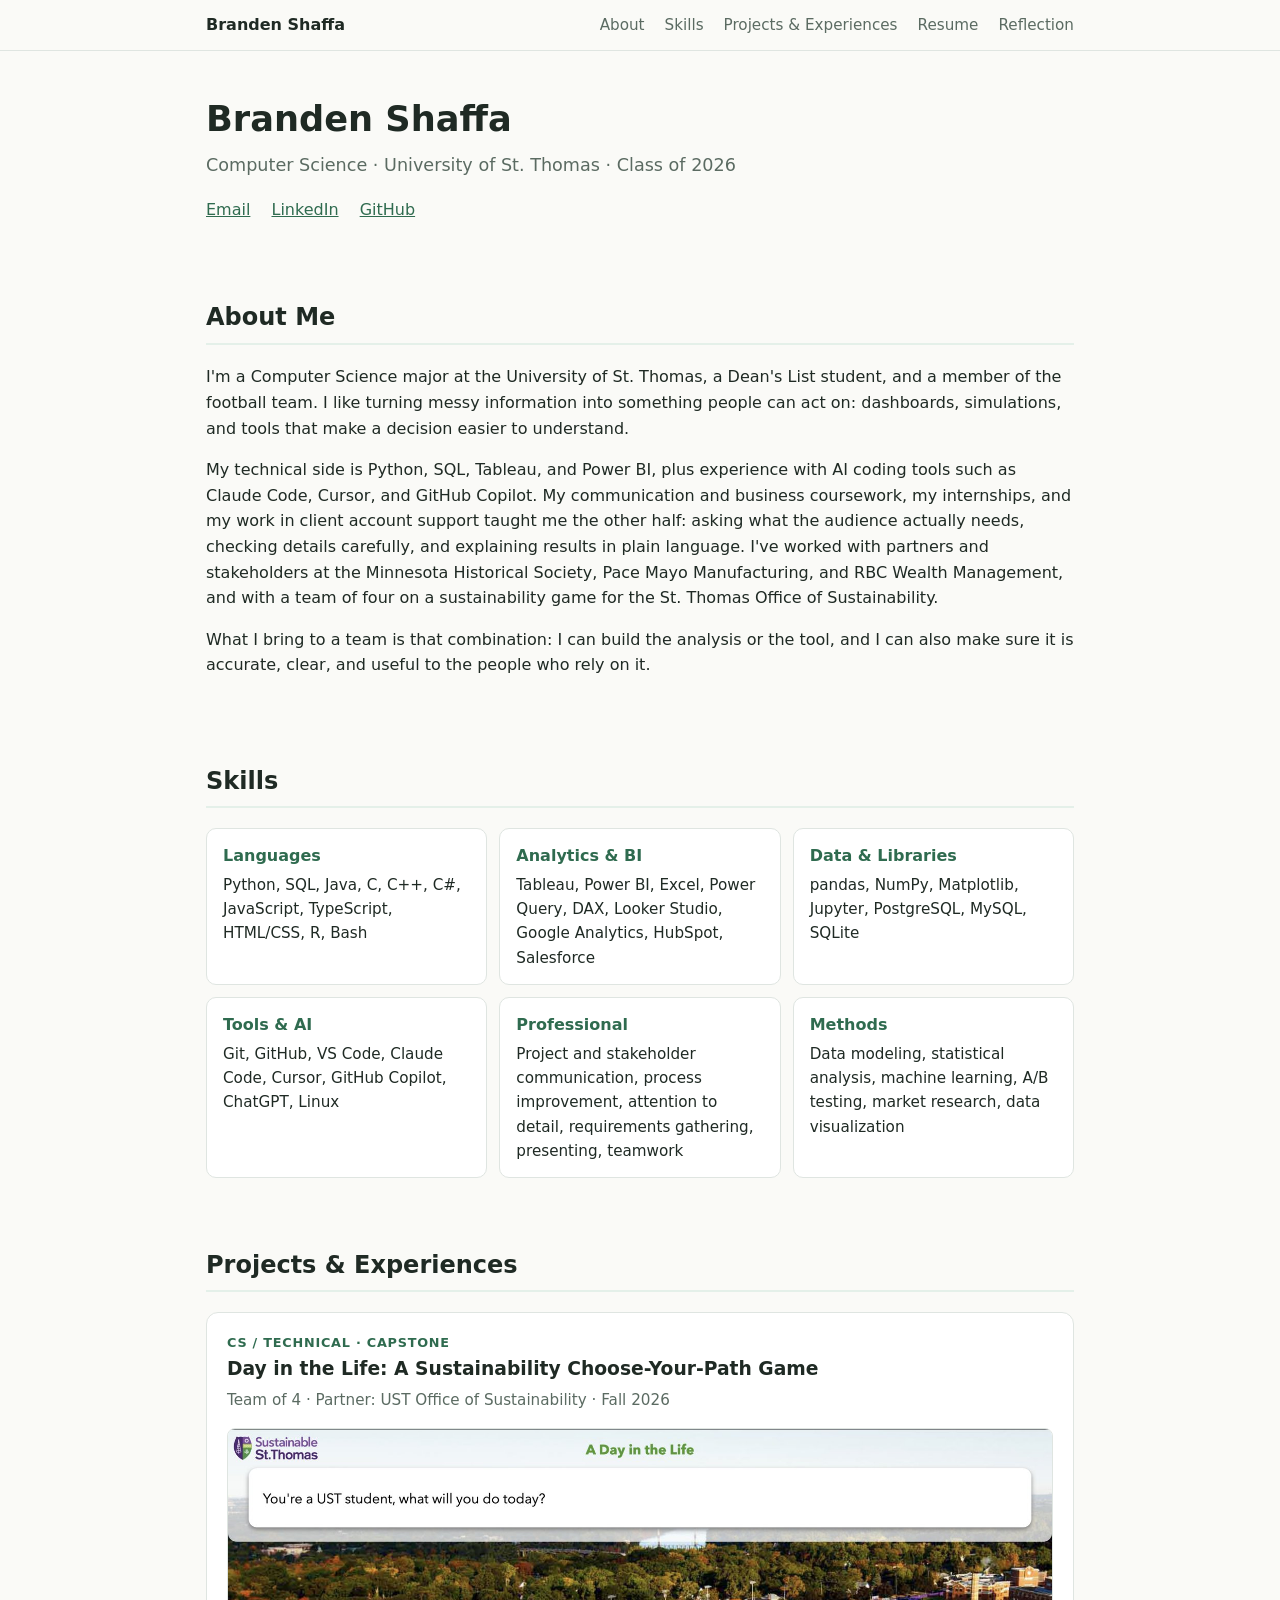
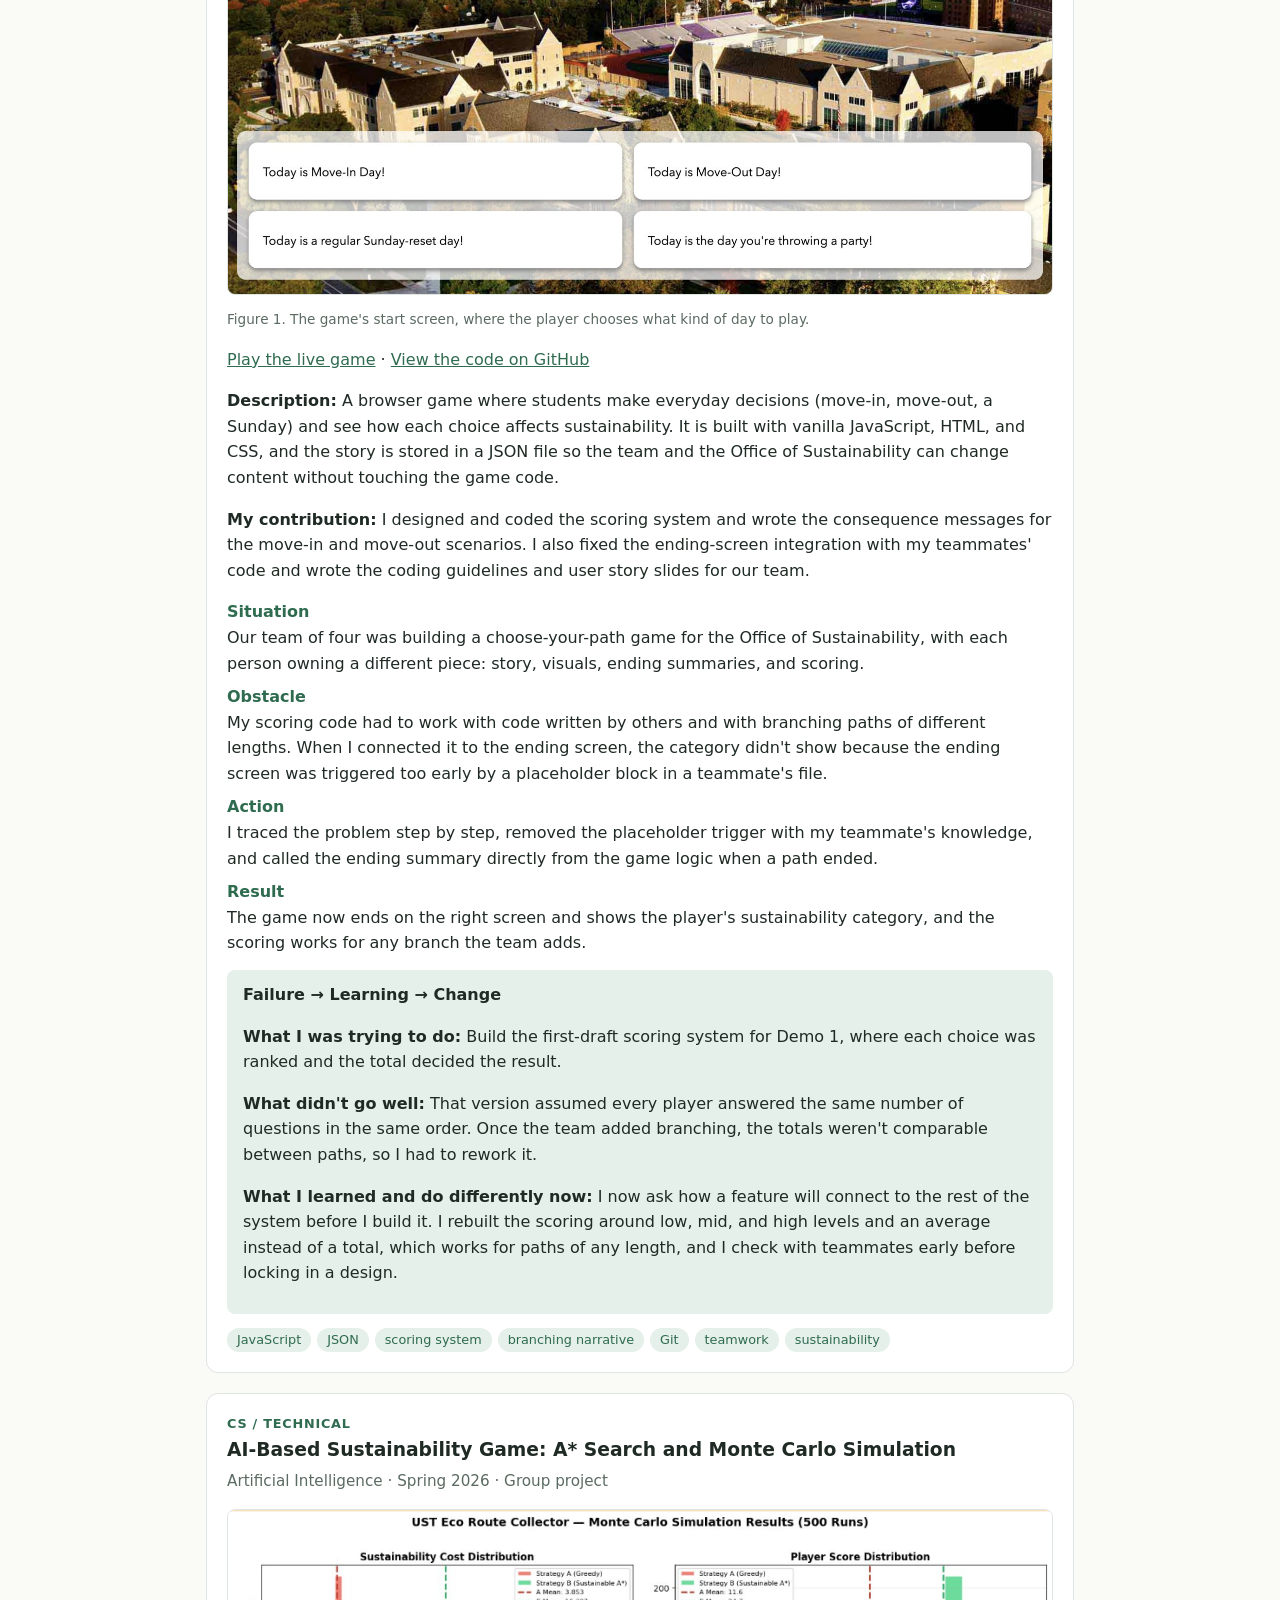
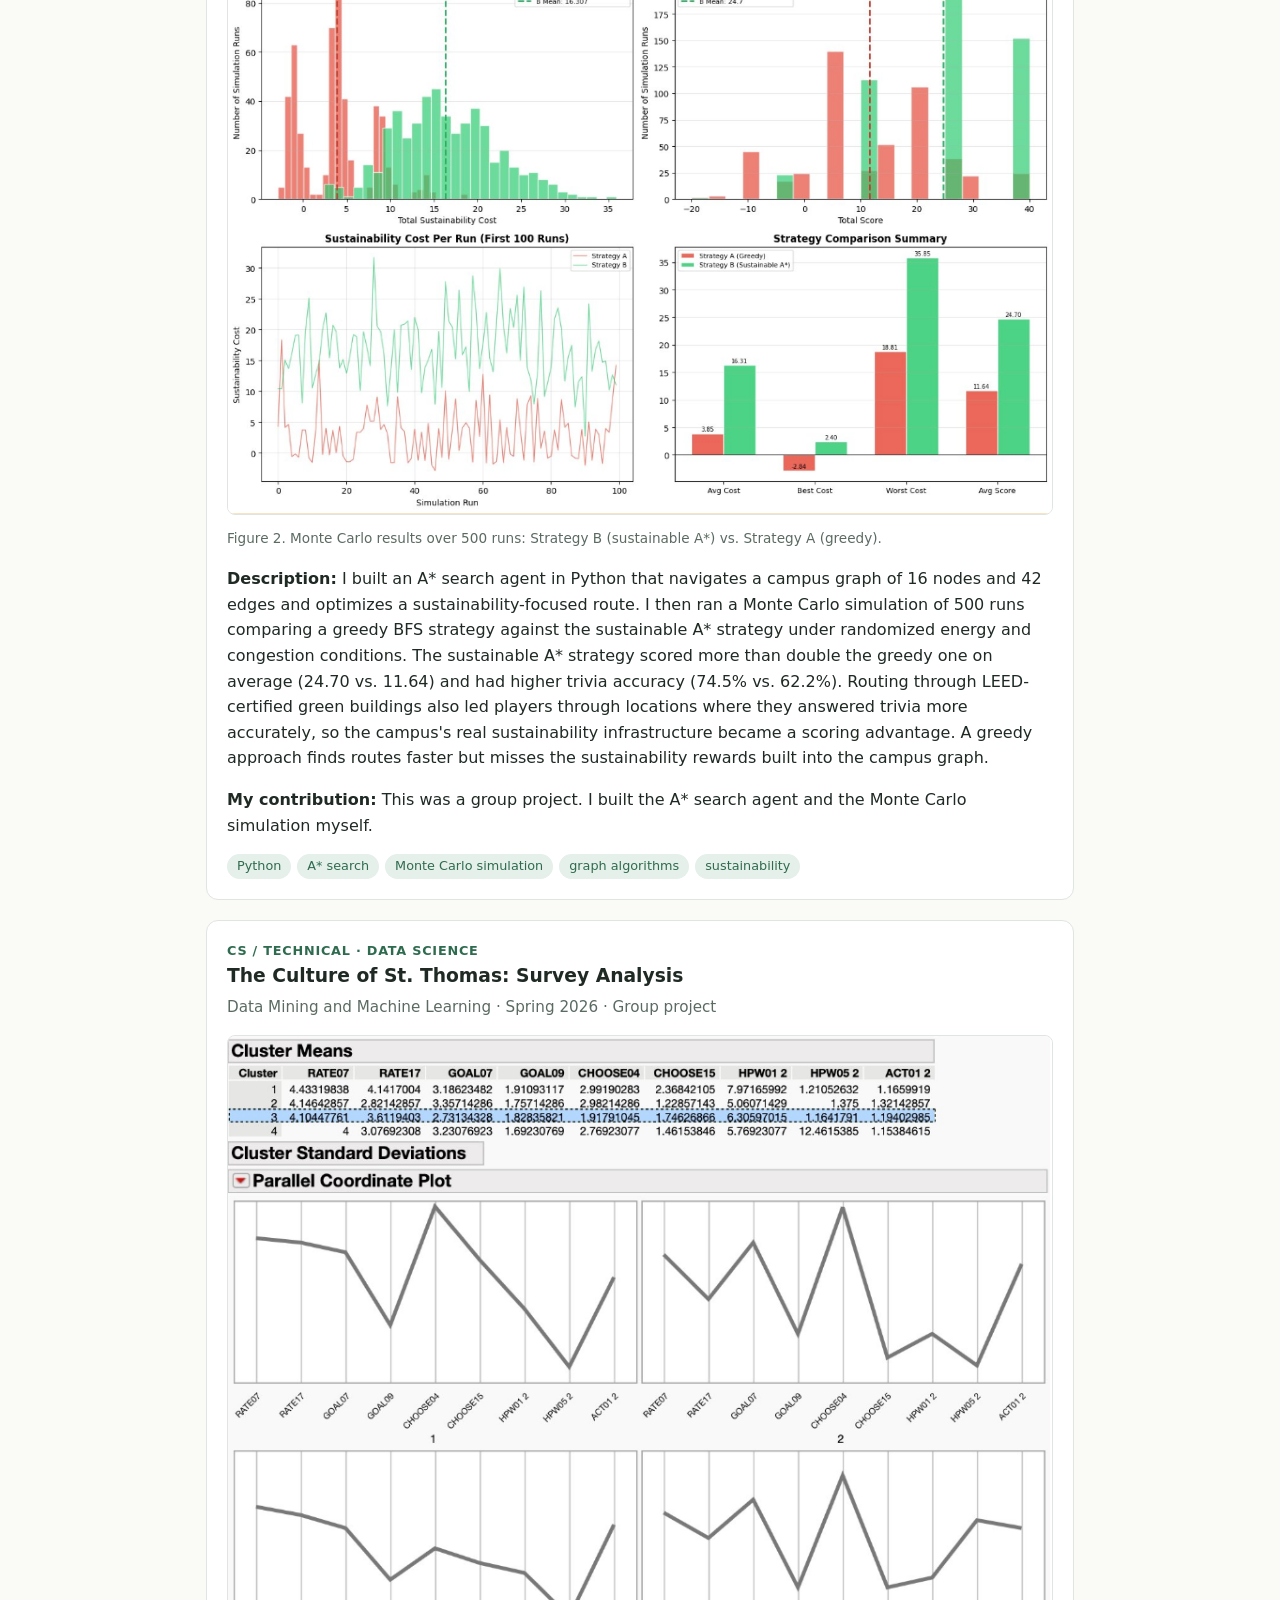
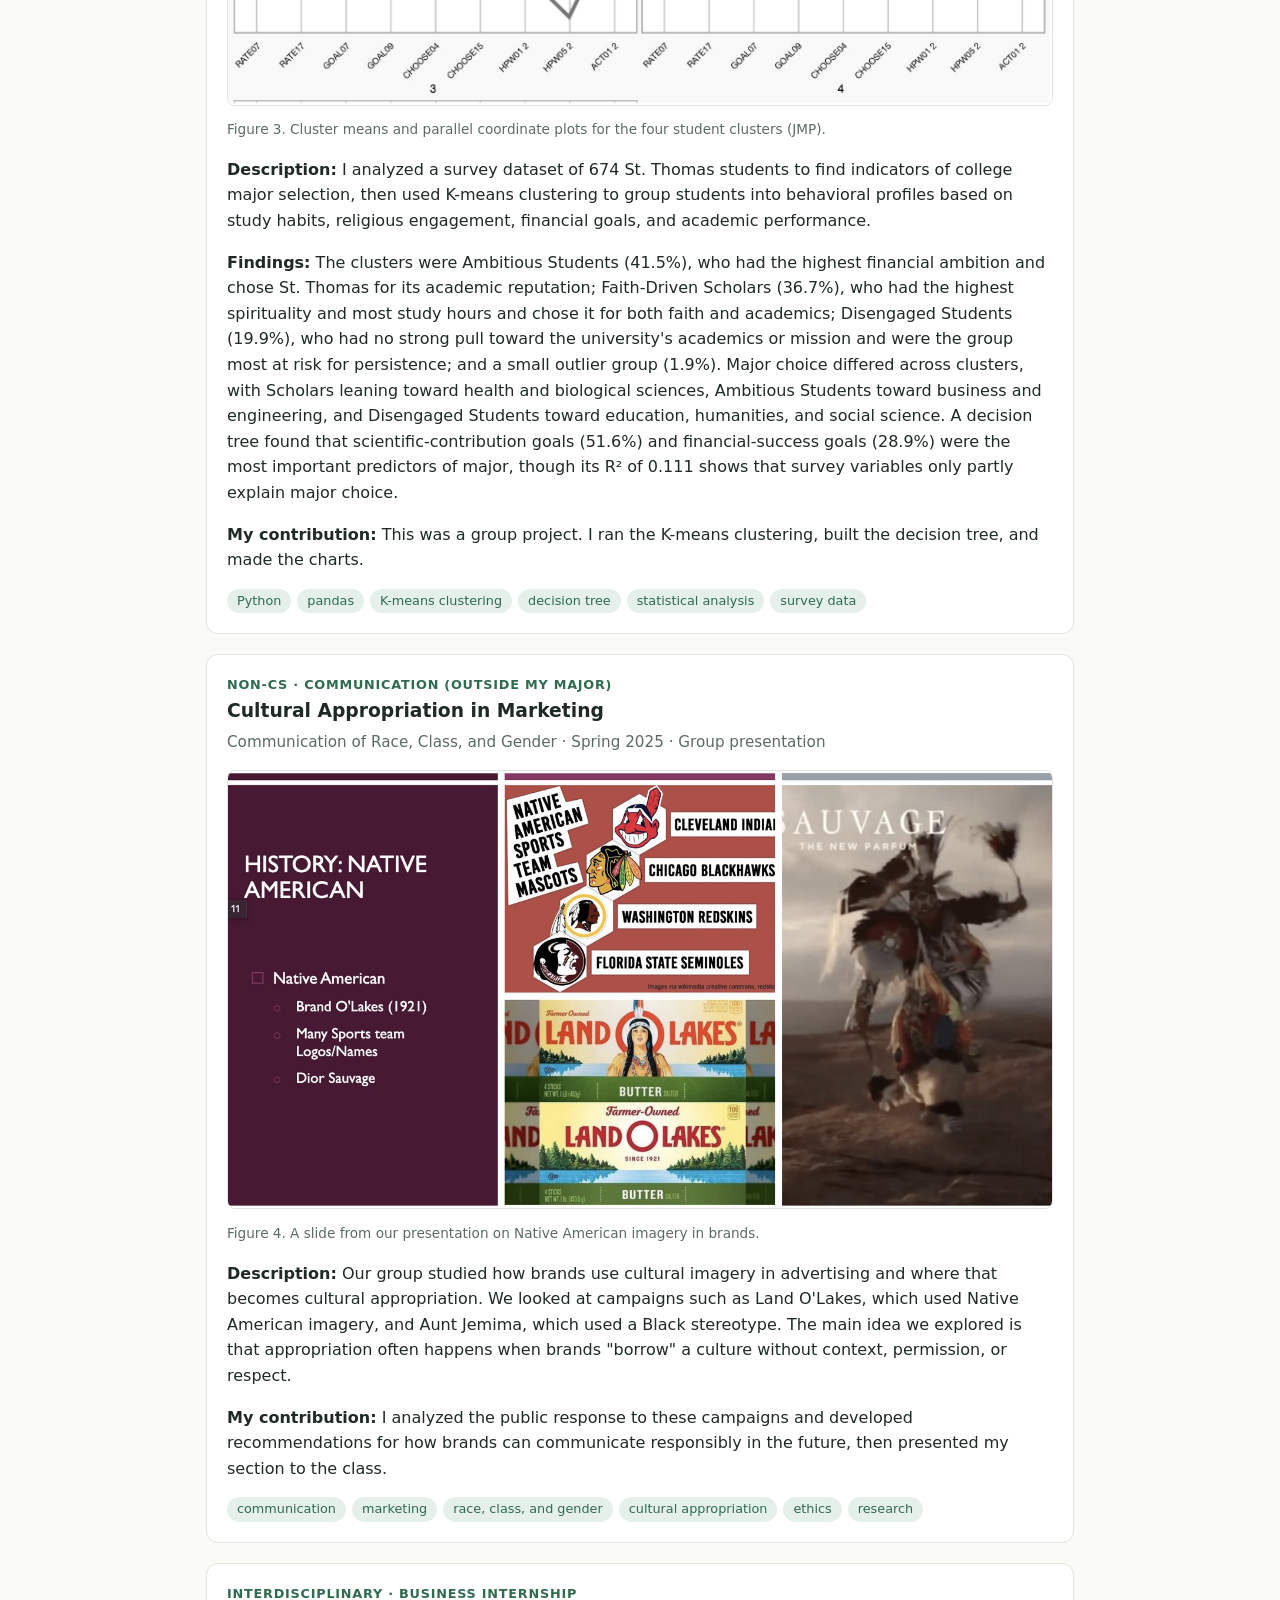
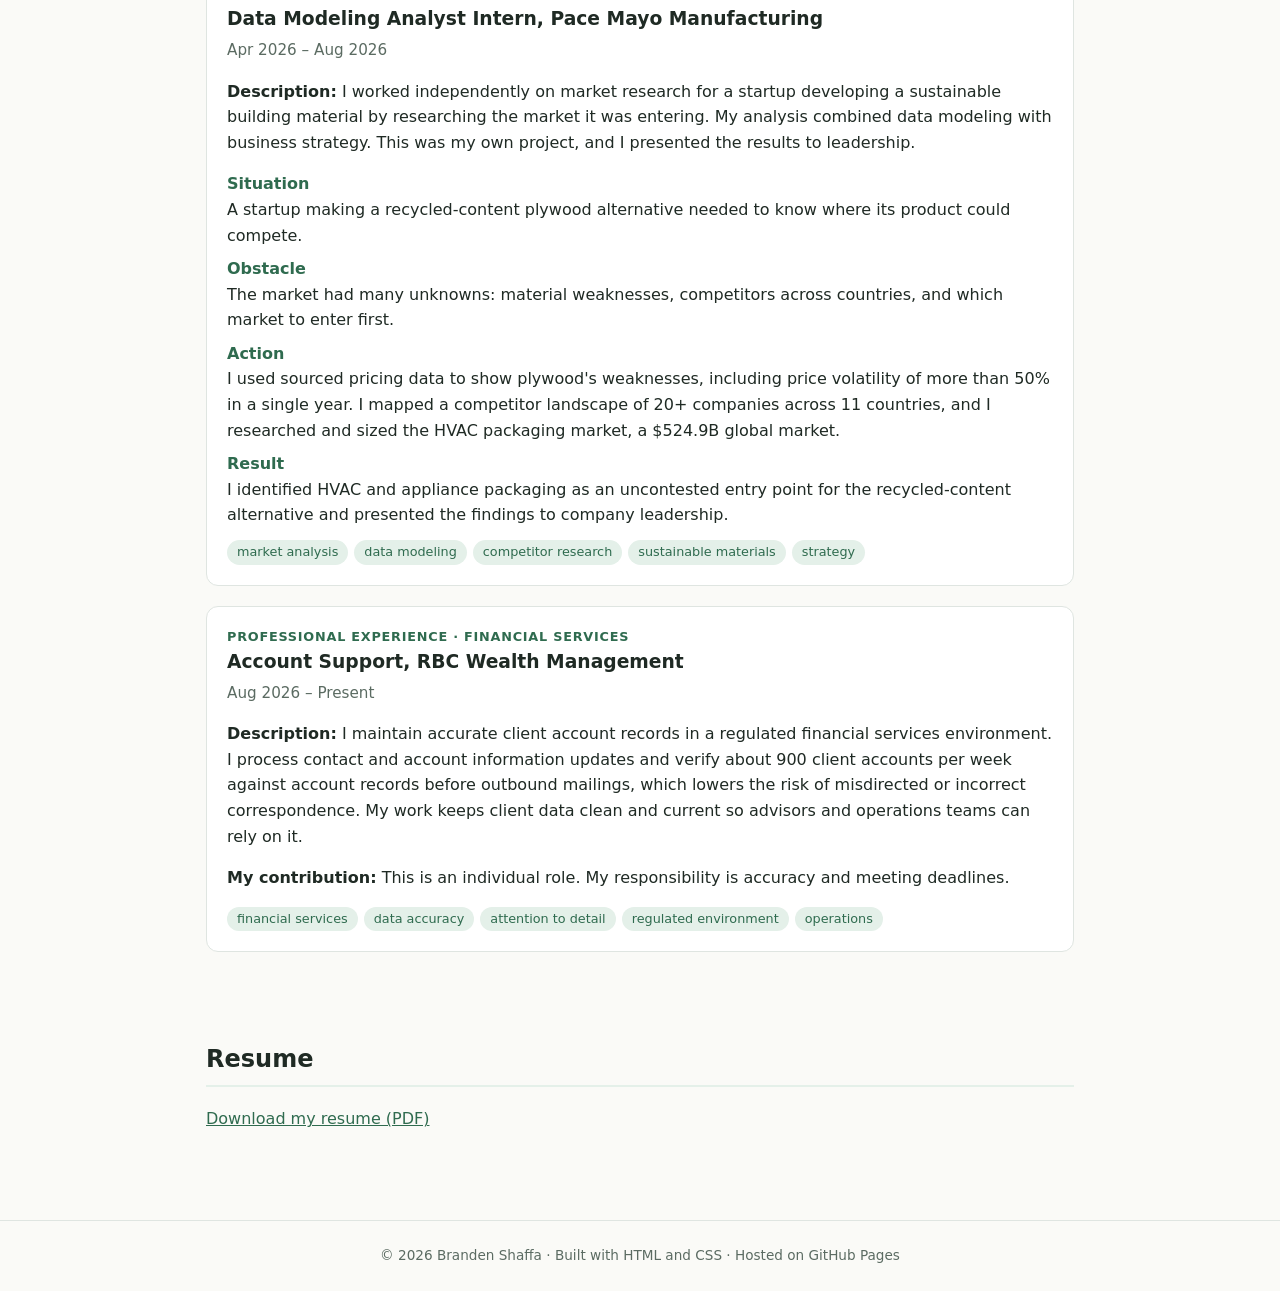
<file: index.html>
<!DOCTYPE html>
<html lang="en">
<head>
  <meta charset="utf-8">
  <meta name="viewport" content="width=device-width, initial-scale=1">
  <title>Branden Shaffa | Portfolio</title>
  <meta name="description" content="E-portfolio of Branden Shaffa, Computer Science, University of St. Thomas.">
  <link rel="stylesheet" href="style.css">
</head>
<body>
  <header class="site">
    <nav>
      <span class="brand">Branden Shaffa</span>
      <a href="#about">About</a>
      <a href="#skills">Skills</a>
      <a href="#projects">Projects &amp; Experiences</a>
      <a href="#resume">Resume</a>
      <a href="https://github.com/brandenshaffa-lang/brandenshaffa-portfolio#readme">Reflection</a>
    </nav>
  </header>

  <main>
    <h1>Branden Shaffa</h1>
    <p class="tagline">Computer Science &middot; University of St. Thomas &middot; Class of 2026</p>
    <p class="links">
      <a href="mailto:BrandenShaffa@gmail.com">Email</a>
      <a href="https://linkedin.com/in/branden-shaffa">LinkedIn</a>
      <a href="https://github.com/brandenshaffa-lang">GitHub</a>
    </p>

    <!-- ABOUT -->
    <section id="about">
      <h2>About Me</h2>
      <p>I'm a Computer Science major at the University of St. Thomas, a Dean's List student, and a member of the football team. I like turning messy information into something people can act on: dashboards, simulations, and tools that make a decision easier to understand.</p>
      <p>My technical side is Python, SQL, Tableau, and Power BI, plus experience with AI coding tools such as Claude Code, Cursor, and GitHub Copilot. My communication and business coursework, my internships, and my work in client account support taught me the other half: asking what the audience actually needs, checking details carefully, and explaining results in plain language. I've worked with partners and stakeholders at the Minnesota Historical Society, Pace Mayo Manufacturing, and RBC Wealth Management, and with a team of four on a sustainability game for the St. Thomas Office of Sustainability.</p>
      <p>What I bring to a team is that combination: I can build the analysis or the tool, and I can also make sure it is accurate, clear, and useful to the people who rely on it.</p>
    </section>

    <!-- SKILLS -->
    <section id="skills">
      <h2>Skills</h2>
      <div class="skills">
        <div class="skill-box"><h3>Languages</h3><p>Python, SQL, Java, C, C++, C#, JavaScript, TypeScript, HTML/CSS, R, Bash</p></div>
        <div class="skill-box"><h3>Analytics &amp; BI</h3><p>Tableau, Power BI, Excel, Power Query, DAX, Looker Studio, Google Analytics, HubSpot, Salesforce</p></div>
        <div class="skill-box"><h3>Data &amp; Libraries</h3><p>pandas, NumPy, Matplotlib, Jupyter, PostgreSQL, MySQL, SQLite</p></div>
        <div class="skill-box"><h3>Tools &amp; AI</h3><p>Git, GitHub, VS Code, Claude Code, Cursor, GitHub Copilot, ChatGPT, Linux</p></div>
        <div class="skill-box"><h3>Professional</h3><p>Project and stakeholder communication, process improvement, attention to detail, requirements gathering, presenting, teamwork</p></div>
        <div class="skill-box"><h3>Methods</h3><p>Data modeling, statistical analysis, machine learning, A/B testing, market research, data visualization</p></div>
      </div>
    </section>

    <!-- PROJECTS -->
    <section id="projects">
      <h2>Projects &amp; Experiences</h2>

      <!-- 1. CAPSTONE -->
      <article class="entry">
        <div class="type">CS / Technical &middot; Capstone</div>
        <h3>Day in the Life: A Sustainability Choose-Your-Path Game</h3>
        <p class="role">Team of 4 &middot; Partner: UST Office of Sustainability &middot; Fall 2026</p>
        <figure>
          <img src="assets/day-in-the-life.jpg" alt="Day in the Life start screen with four day choices over a St. Thomas campus photo">
          <figcaption>Figure 1. The game's start screen, where the player chooses what kind of day to play.</figcaption>
        </figure>
        <p><a href="https://elijahparkos.github.io/CISC480-Day-in-the-Life/">Play the live game</a> &middot; <a href="https://github.com/ElijahParkos/CISC480-Day-In-the-Life">View the code on GitHub</a></p>
        <p><strong>Description:</strong> A browser game where students make everyday decisions (move-in, move-out, a Sunday) and see how each choice affects sustainability. It is built with vanilla JavaScript, HTML, and CSS, and the story is stored in a JSON file so the team and the Office of Sustainability can change content without touching the game code.</p>
        <p><strong>My contribution:</strong> I designed and coded the scoring system and wrote the consequence messages for the move-in and move-out scenarios. I also fixed the ending-screen integration with my teammates' code and wrote the coding guidelines and user story slides for our team.</p>
        <dl class="soar">
          <dt>Situation</dt><dd>Our team of four was building a choose-your-path game for the Office of Sustainability, with each person owning a different piece: story, visuals, ending summaries, and scoring.</dd>
          <dt>Obstacle</dt><dd>My scoring code had to work with code written by others and with branching paths of different lengths. When I connected it to the ending screen, the category didn't show because the ending screen was triggered too early by a placeholder block in a teammate's file.</dd>
          <dt>Action</dt><dd>I traced the problem step by step, removed the placeholder trigger with my teammate's knowledge, and called the ending summary directly from the game logic when a path ended.</dd>
          <dt>Result</dt><dd>The game now ends on the right screen and shows the player's sustainability category, and the scoring works for any branch the team adds.</dd>
        </dl>
        <div class="failure">
          <h4>Failure &rarr; Learning &rarr; Change</h4>
          <p><strong>What I was trying to do:</strong> Build the first-draft scoring system for Demo 1, where each choice was ranked and the total decided the result.</p>
          <p><strong>What didn't go well:</strong> That version assumed every player answered the same number of questions in the same order. Once the team added branching, the totals weren't comparable between paths, so I had to rework it.</p>
          <p><strong>What I learned and do differently now:</strong> I now ask how a feature will connect to the rest of the system before I build it. I rebuilt the scoring around low, mid, and high levels and an average instead of a total, which works for paths of any length, and I check with teammates early before locking in a design.</p>
        </div>
        <div class="keywords"><span>JavaScript</span><span>JSON</span><span>scoring system</span><span>branching narrative</span><span>Git</span><span>teamwork</span><span>sustainability</span></div>
      </article>

      <!-- 2. A* GAME -->
      <article class="entry">
        <div class="type">CS / Technical</div>
        <h3>AI-Based Sustainability Game: A* Search and Monte Carlo Simulation</h3>
        <p class="role">Artificial Intelligence &middot; Spring 2026 &middot; Group project</p>
        <figure>
          <img src="assets/astar-simulation.png" alt="Monte Carlo simulation results comparing greedy and sustainable A* strategies over 500 runs">
          <figcaption>Figure 2. Monte Carlo results over 500 runs: Strategy B (sustainable A*) vs. Strategy A (greedy).</figcaption>
        </figure>
        <p><strong>Description:</strong> I built an A* search agent in Python that navigates a campus graph of 16 nodes and 42 edges and optimizes a sustainability-focused route. I then ran a Monte Carlo simulation of 500 runs comparing a greedy BFS strategy against the sustainable A* strategy under randomized energy and congestion conditions. The sustainable A* strategy scored more than double the greedy one on average (24.70 vs. 11.64) and had higher trivia accuracy (74.5% vs. 62.2%). Routing through LEED-certified green buildings also led players through locations where they answered trivia more accurately, so the campus's real sustainability infrastructure became a scoring advantage. A greedy approach finds routes faster but misses the sustainability rewards built into the campus graph.</p>
        <p><strong>My contribution:</strong> This was a group project. I built the A* search agent and the Monte Carlo simulation myself.</p>
        <div class="keywords"><span>Python</span><span>A* search</span><span>Monte Carlo simulation</span><span>graph algorithms</span><span>sustainability</span></div>
      </article>

      <!-- 3. K-MEANS -->
      <article class="entry">
        <div class="type">CS / Technical &middot; Data Science</div>
        <h3>The Culture of St. Thomas: Survey Analysis</h3>
        <p class="role">Data Mining and Machine Learning &middot; Spring 2026 &middot; Group project</p>
        <figure>
          <img src="assets/kmeans-clusters.png" alt="Cluster means table and parallel coordinate plots for four student clusters">
          <figcaption>Figure 3. Cluster means and parallel coordinate plots for the four student clusters (JMP).</figcaption>
        </figure>
        <p><strong>Description:</strong> I analyzed a survey dataset of 674 St. Thomas students to find indicators of college major selection, then used K-means clustering to group students into behavioral profiles based on study habits, religious engagement, financial goals, and academic performance.</p>
        <p><strong>Findings:</strong> The clusters were Ambitious Students (41.5%), who had the highest financial ambition and chose St. Thomas for its academic reputation; Faith-Driven Scholars (36.7%), who had the highest spirituality and most study hours and chose it for both faith and academics; Disengaged Students (19.9%), who had no strong pull toward the university's academics or mission and were the group most at risk for persistence; and a small outlier group (1.9%). Major choice differed across clusters, with Scholars leaning toward health and biological sciences, Ambitious Students toward business and engineering, and Disengaged Students toward education, humanities, and social science. A decision tree found that scientific-contribution goals (51.6%) and financial-success goals (28.9%) were the most important predictors of major, though its R&sup2; of 0.111 shows that survey variables only partly explain major choice.</p>
        <p><strong>My contribution:</strong> This was a group project. I ran the K-means clustering, built the decision tree, and made the charts.</p>
        <div class="keywords"><span>Python</span><span>pandas</span><span>K-means clustering</span><span>decision tree</span><span>statistical analysis</span><span>survey data</span></div>
      </article>

      <!-- 4. COMMUNICATION -->
      <article class="entry">
        <div class="type">Non-CS &middot; Communication (outside my major)</div>
        <h3>Cultural Appropriation in Marketing</h3>
        <p class="role">Communication of Race, Class, and Gender &middot; Spring 2025 &middot; Group presentation</p>
        <figure>
          <img src="assets/communication-slide.jpg" alt="Presentation slide on Native American imagery in brands, including Land O'Lakes and Dior Sauvage">
          <figcaption>Figure 4. A slide from our presentation on Native American imagery in brands.</figcaption>
        </figure>
        <p><strong>Description:</strong> Our group studied how brands use cultural imagery in advertising and where that becomes cultural appropriation. We looked at campaigns such as Land O'Lakes, which used Native American imagery, and Aunt Jemima, which used a Black stereotype. The main idea we explored is that appropriation often happens when brands "borrow" a culture without context, permission, or respect.</p>
        <p><strong>My contribution:</strong> I analyzed the public response to these campaigns and developed recommendations for how brands can communicate responsibly in the future, then presented my section to the class.</p>
        <div class="keywords"><span>communication</span><span>marketing</span><span>race, class, and gender</span><span>cultural appropriation</span><span>ethics</span><span>research</span></div>
      </article>

      <!-- 5. PACE MAYO -->
      <article class="entry">
        <div class="type">Interdisciplinary &middot; Business Internship</div>
        <h3>Data Modeling Analyst Intern, Pace Mayo Manufacturing</h3>
        <p class="role">Apr 2026 &ndash; Aug 2026</p>
        <p><strong>Description:</strong> I worked independently on market research for a startup developing a sustainable building material by researching the market it was entering. My analysis combined data modeling with business strategy. This was my own project, and I presented the results to leadership.</p>
        <dl class="soar">
          <dt>Situation</dt><dd>A startup making a recycled-content plywood alternative needed to know where its product could compete.</dd>
          <dt>Obstacle</dt><dd>The market had many unknowns: material weaknesses, competitors across countries, and which market to enter first.</dd>
          <dt>Action</dt><dd>I used sourced pricing data to show plywood's weaknesses, including price volatility of more than 50% in a single year. I mapped a competitor landscape of 20+ companies across 11 countries, and I researched and sized the HVAC packaging market, a $524.9B global market.</dd>
          <dt>Result</dt><dd>I identified HVAC and appliance packaging as an uncontested entry point for the recycled-content alternative and presented the findings to company leadership.</dd>
        </dl>
        <div class="keywords"><span>market analysis</span><span>data modeling</span><span>competitor research</span><span>sustainable materials</span><span>strategy</span></div>
      </article>

      <!-- 6. RBC -->
      <article class="entry">
        <div class="type">Professional Experience &middot; Financial Services</div>
        <h3>Account Support, RBC Wealth Management</h3>
        <p class="role">Aug 2026 &ndash; Present</p>
        <p><strong>Description:</strong> I maintain accurate client account records in a regulated financial services environment. I process contact and account information updates and verify about 900 client accounts per week against account records before outbound mailings, which lowers the risk of misdirected or incorrect correspondence. My work keeps client data clean and current so advisors and operations teams can rely on it.</p>
        <p><strong>My contribution:</strong> This is an individual role. My responsibility is accuracy and meeting deadlines.</p>
        <div class="keywords"><span>financial services</span><span>data accuracy</span><span>attention to detail</span><span>regulated environment</span><span>operations</span></div>
      </article>
    </section>

    <!-- RESUME -->
    <section id="resume">
      <h2>Resume</h2>
      <p><a href="assets/Shaffa_Resume.pdf">Download my resume (PDF)</a></p>
    </section>
  </main>

  <footer>&copy; 2026 Branden Shaffa &middot; Built with HTML and CSS &middot; Hosted on GitHub Pages</footer>
</body>
</html>
</file>
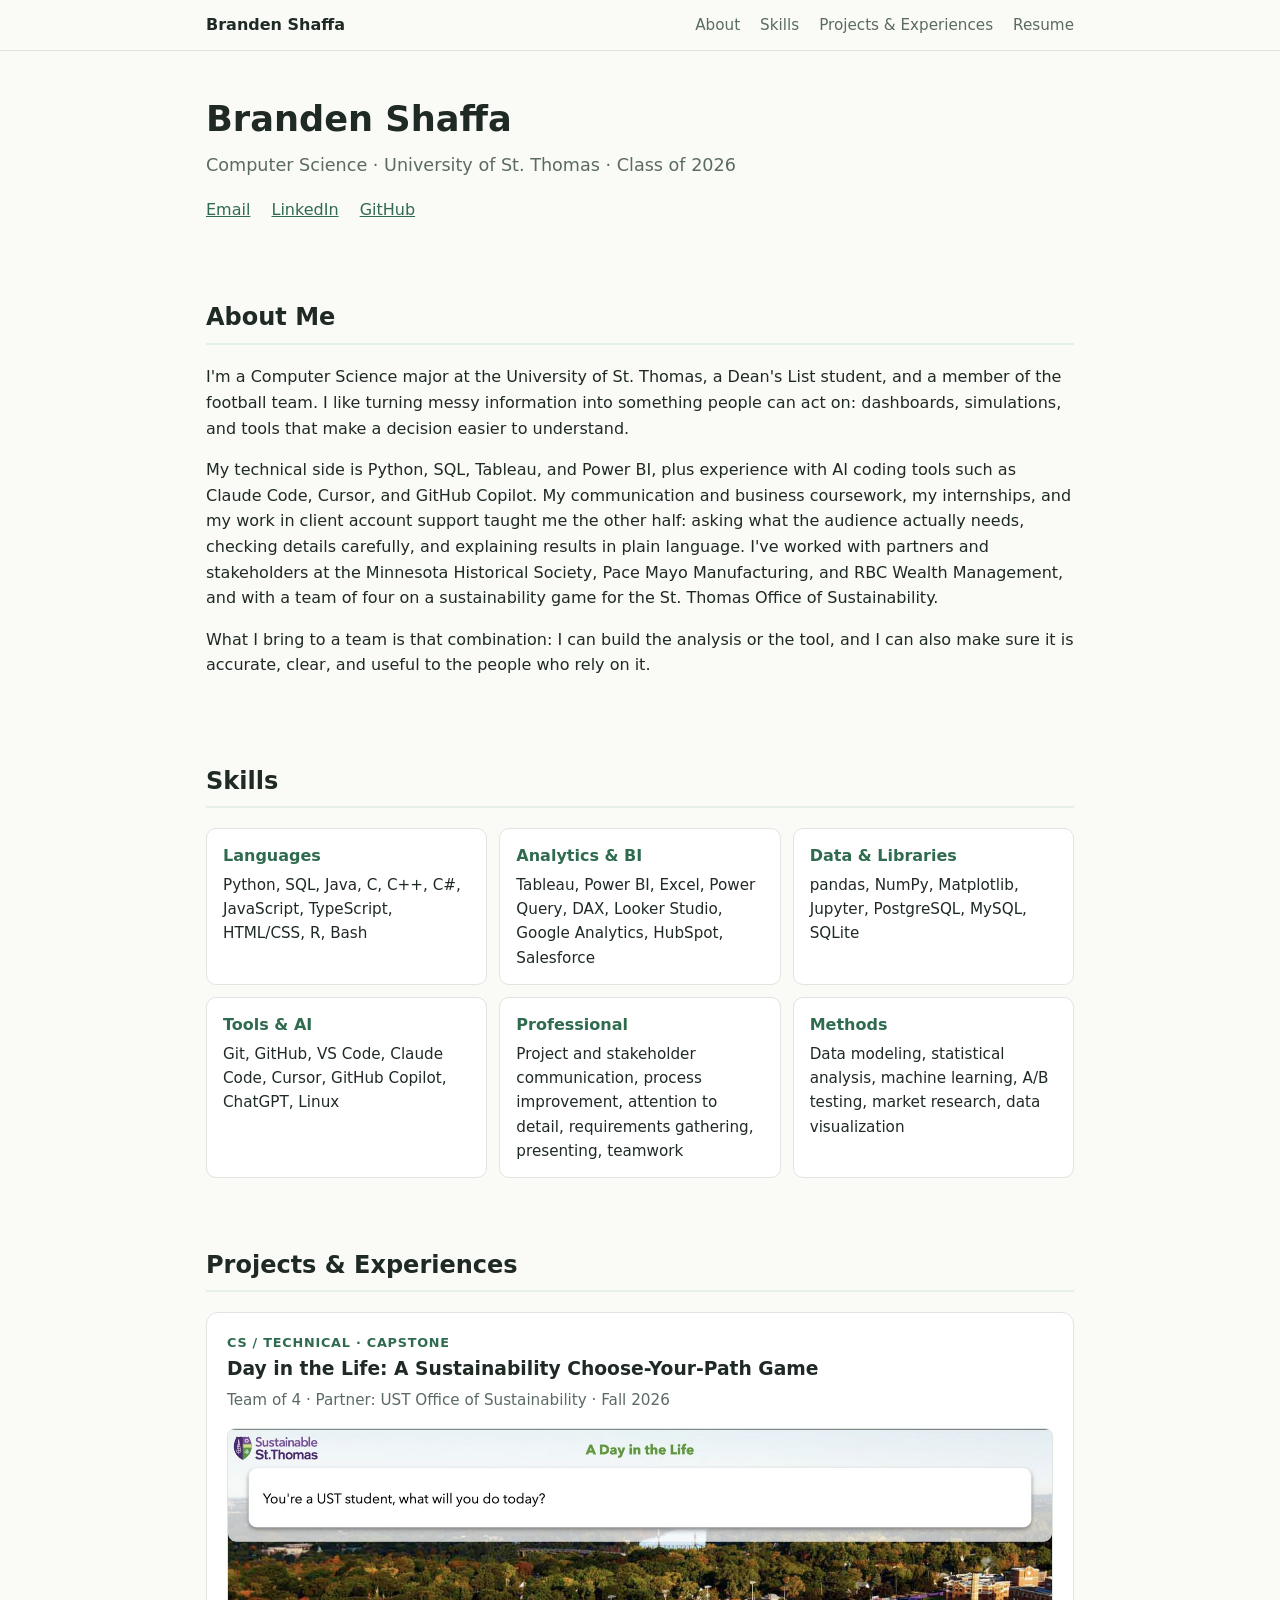
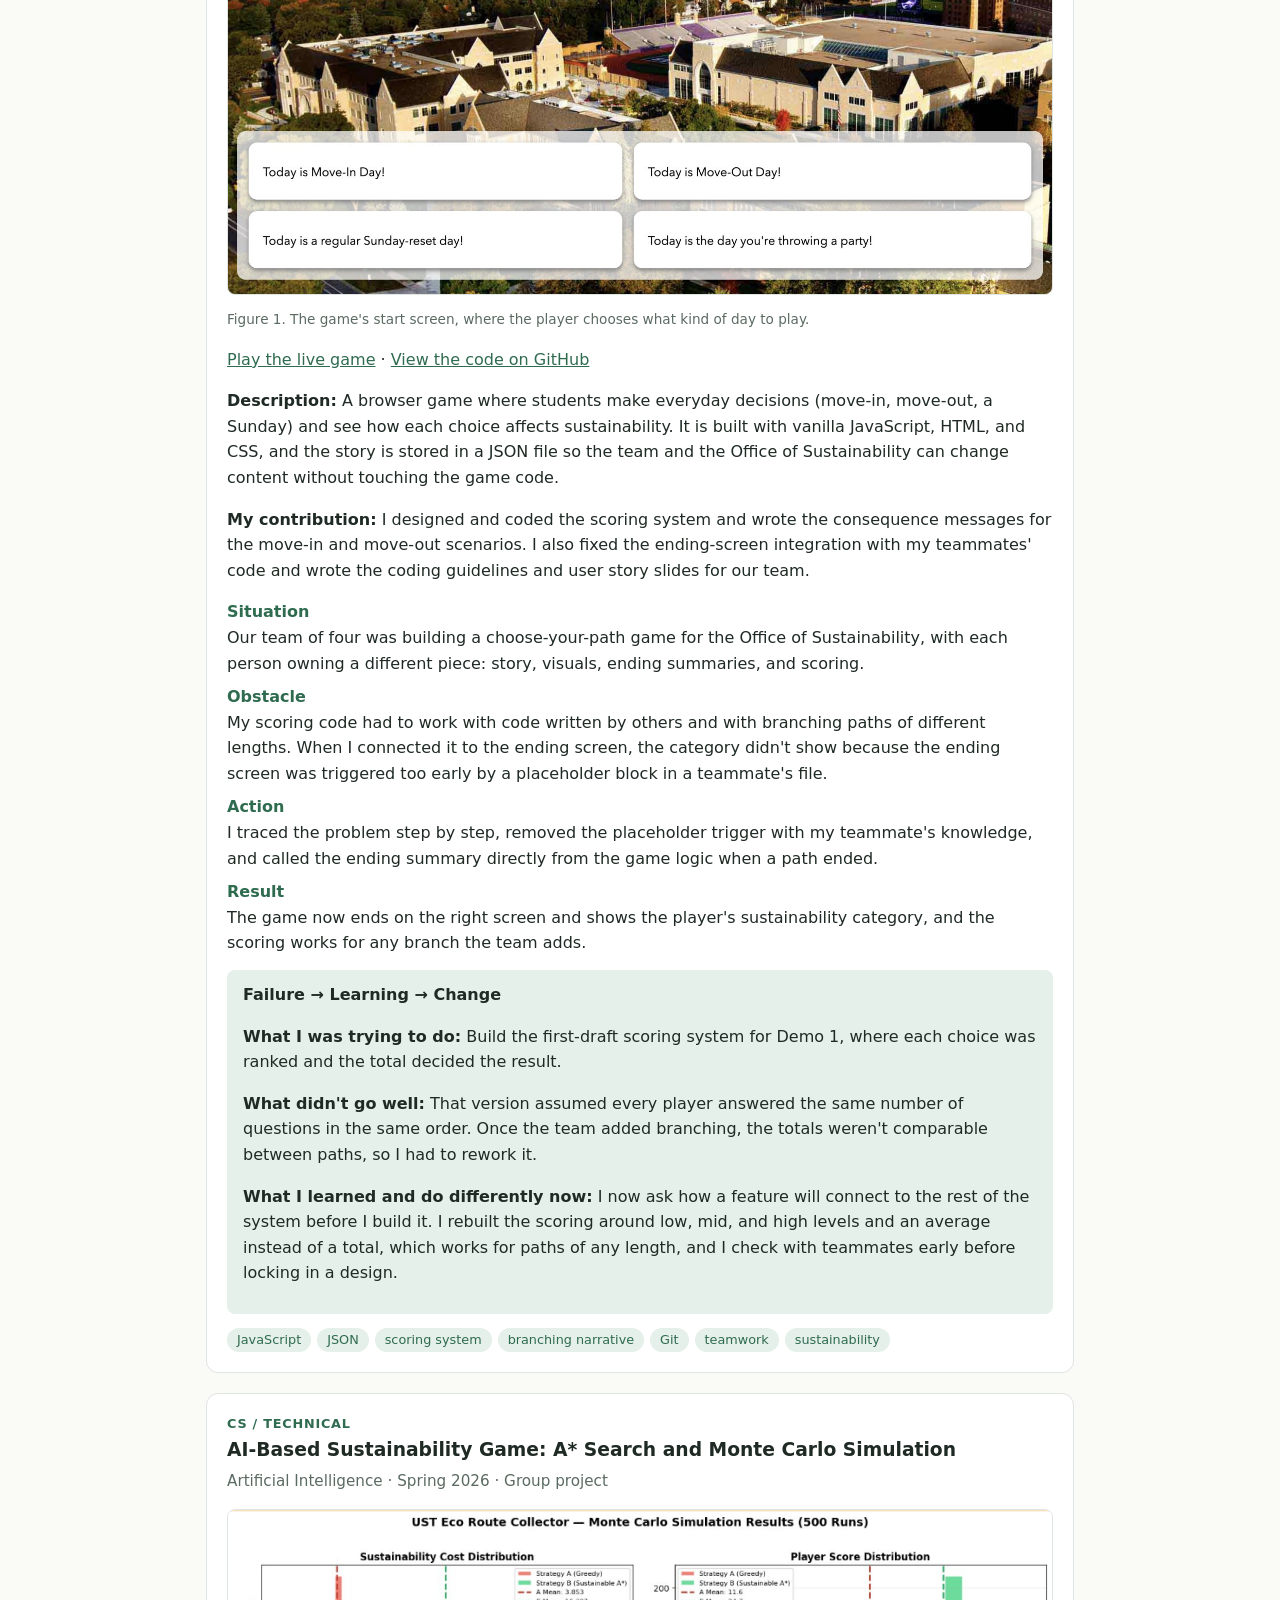
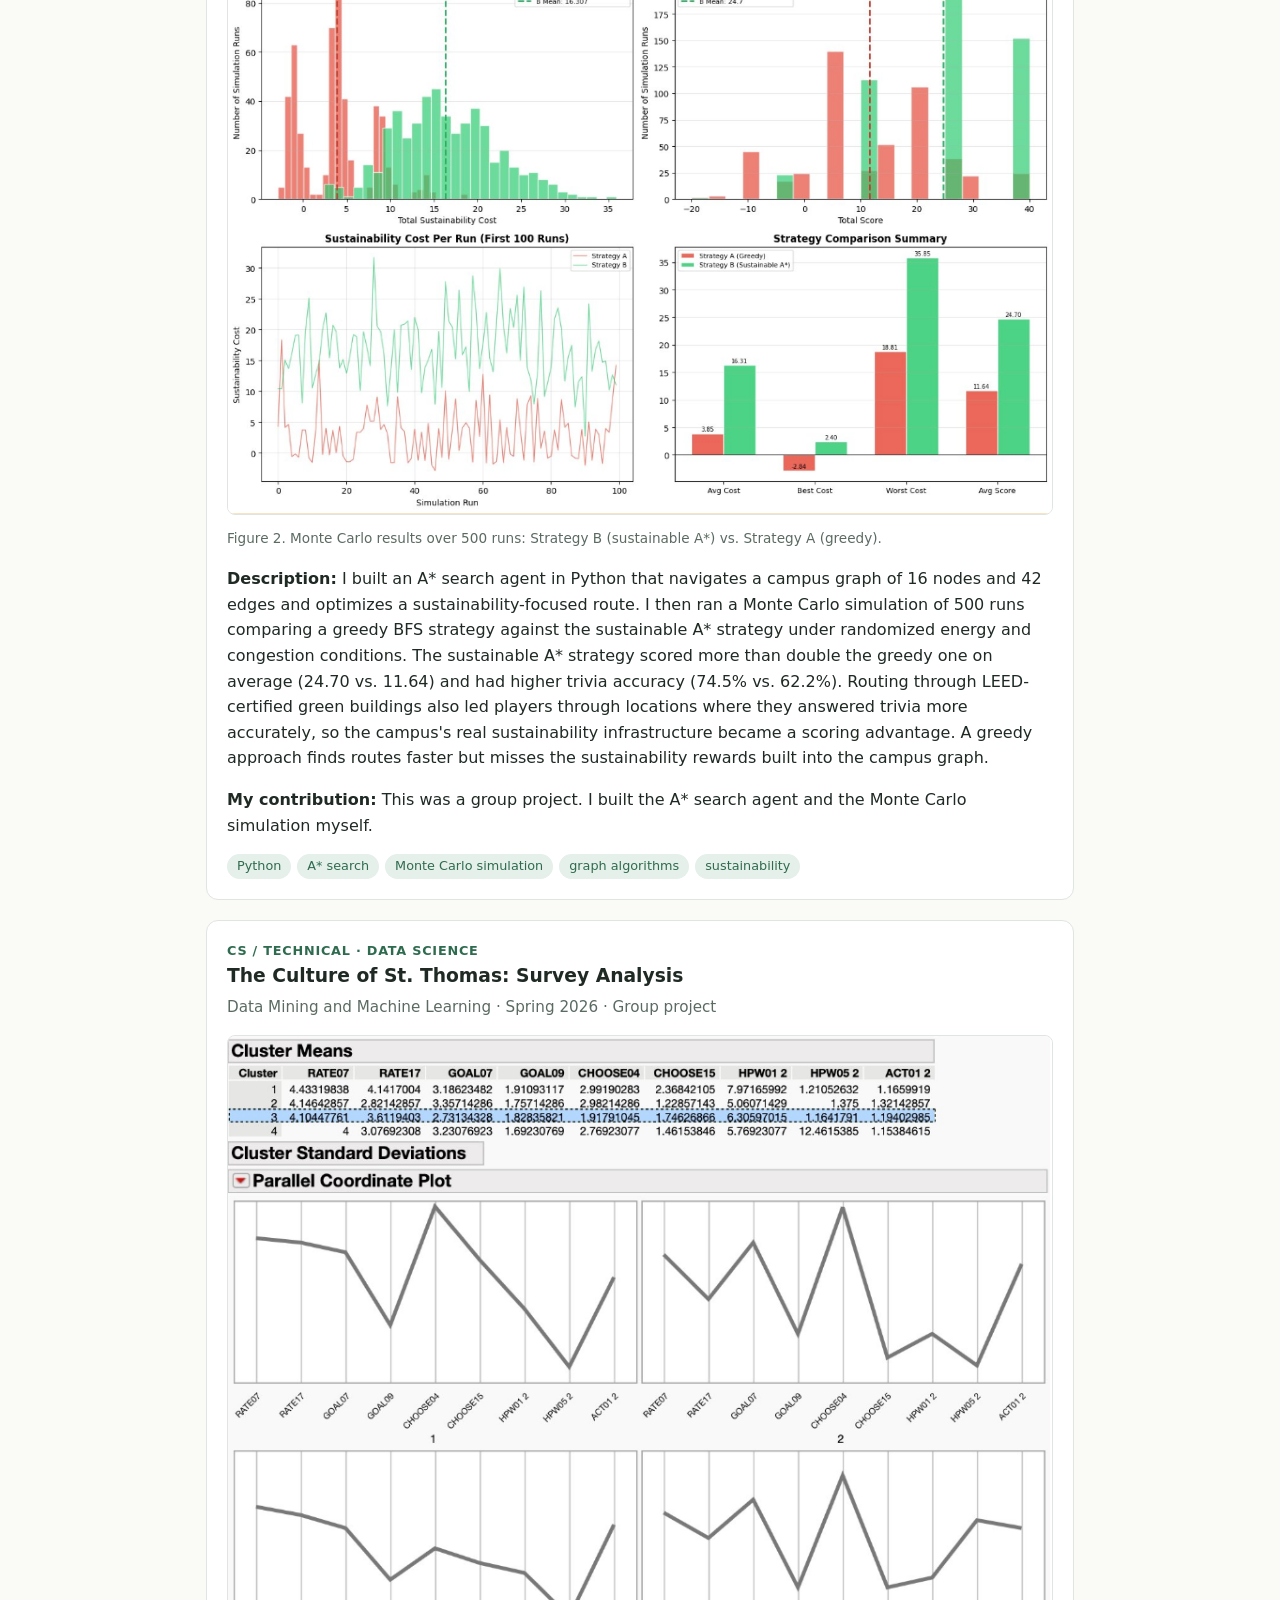
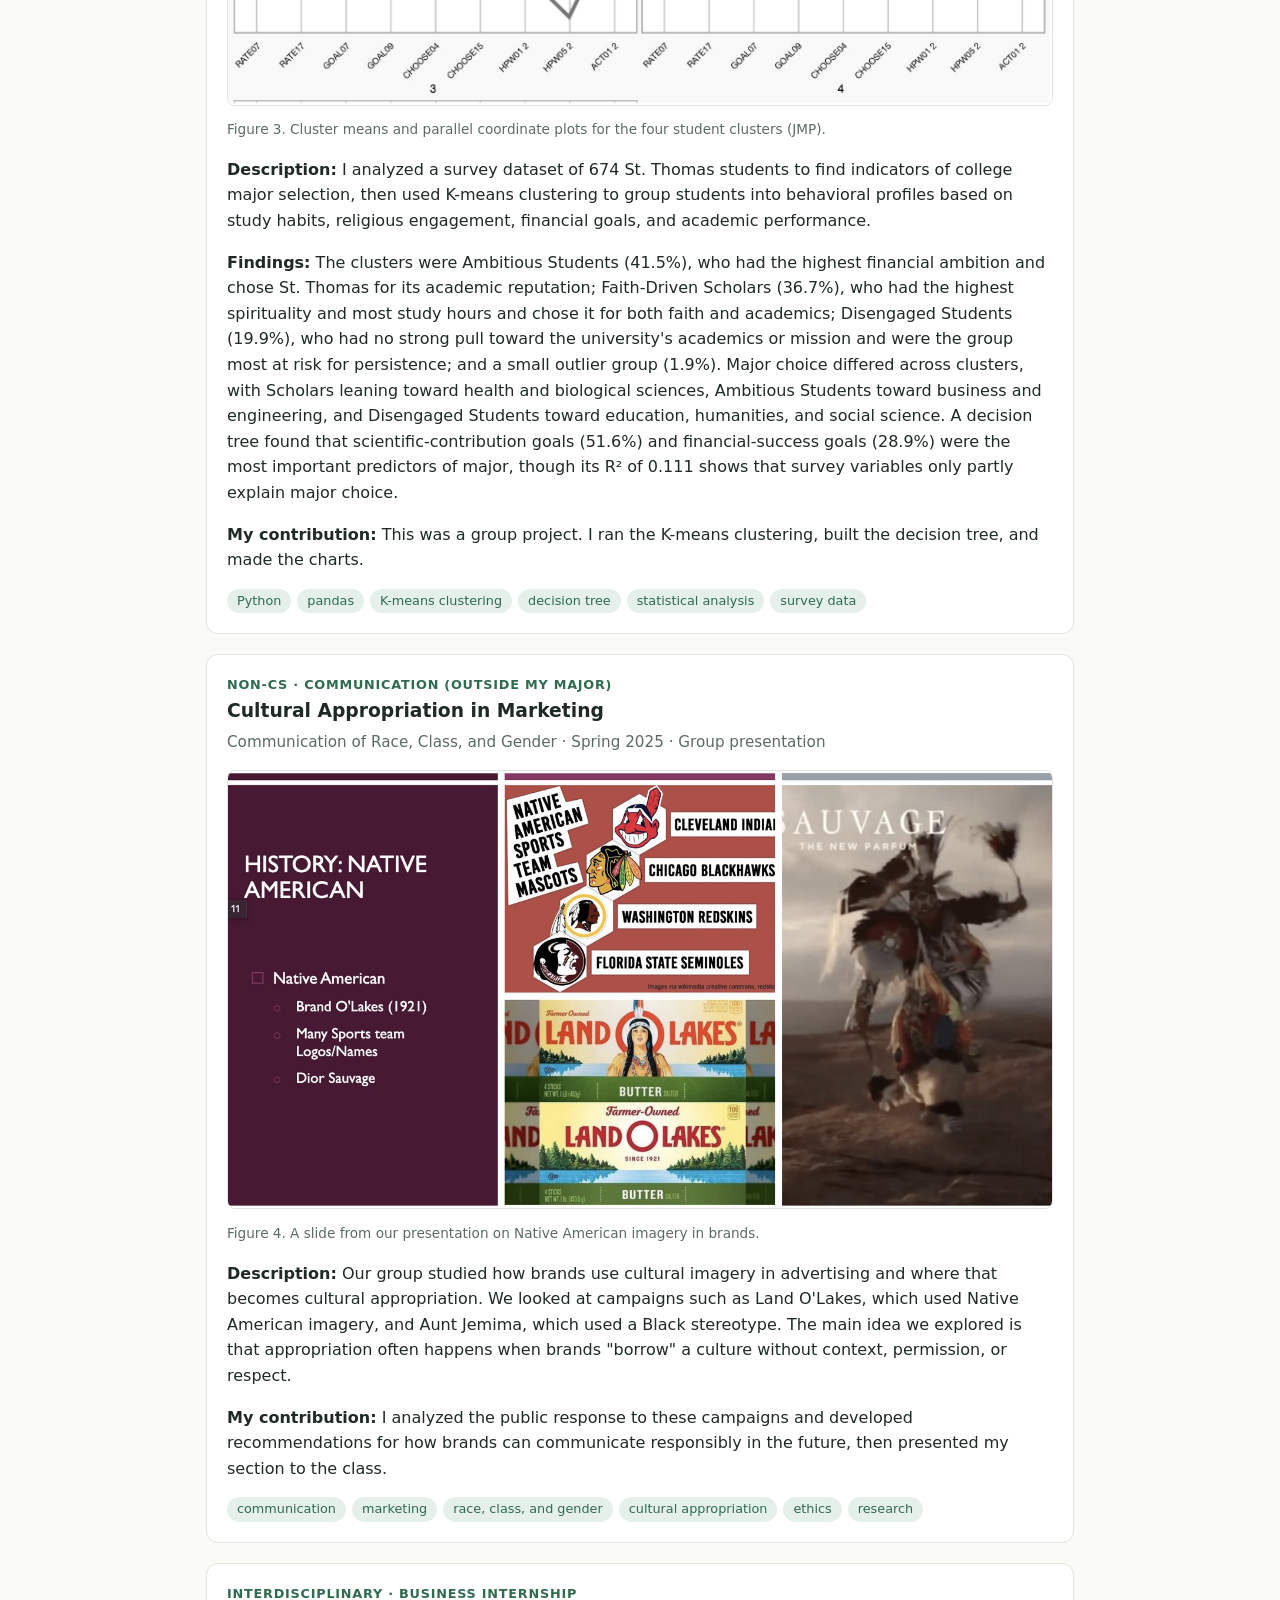
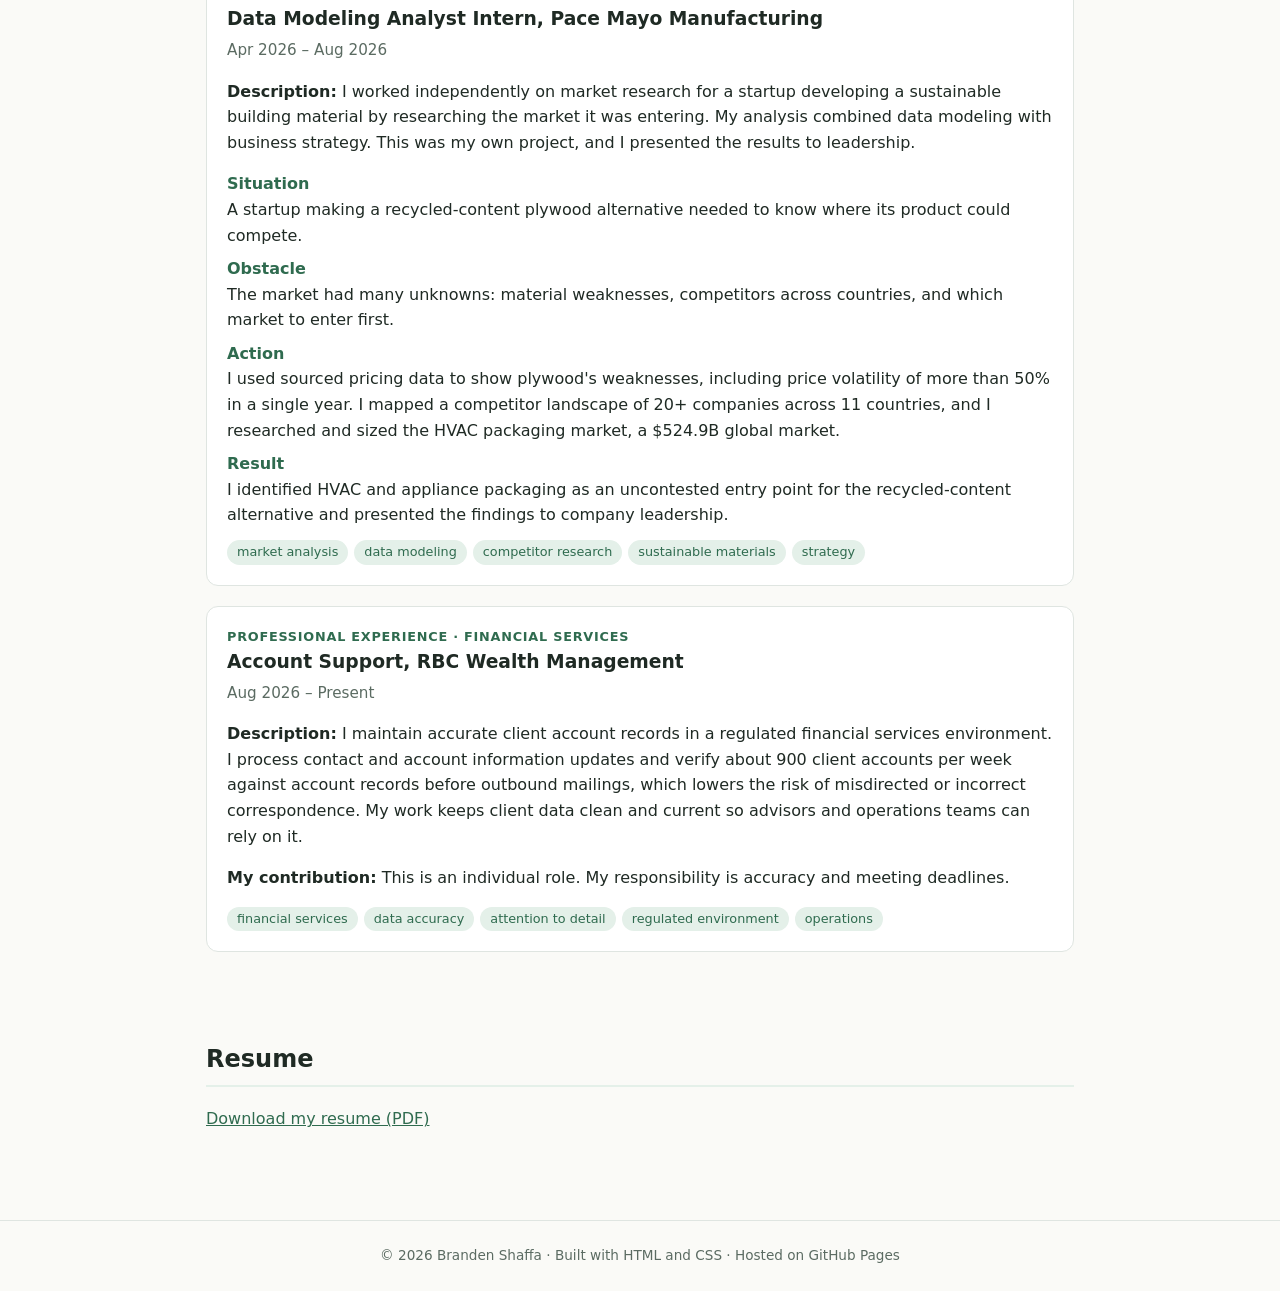
<file: job.html>
<!DOCTYPE html>
<html lang="en">
<head>
  <meta charset="utf-8">
  <meta name="viewport" content="width=device-width, initial-scale=1">
  <title>Branden Shaffa | Portfolio</title>
  <meta name="description" content="E-portfolio of Branden Shaffa, Computer Science, University of St. Thomas.">
  <link rel="stylesheet" href="style.css">
</head>
<body>
  <header class="site">
    <nav>
      <span class="brand">Branden Shaffa</span>
      <a href="#about">About</a>
      <a href="#skills">Skills</a>
      <a href="#projects">Projects &amp; Experiences</a>
      <a href="#resume">Resume</a>
    </nav>
  </header>

  <main>
    <h1>Branden Shaffa</h1>
    <p class="tagline">Computer Science &middot; University of St. Thomas &middot; Class of 2026</p>
    <p class="links">
      <a href="mailto:BrandenShaffa@gmail.com">Email</a>
      <a href="https://linkedin.com/in/branden-shaffa">LinkedIn</a>
      <a href="https://github.com/brandenshaffa-lang">GitHub</a>
    </p>

    <!-- ABOUT -->
    <section id="about">
      <h2>About Me</h2>
      <p>I'm a Computer Science major at the University of St. Thomas, a Dean's List student, and a member of the football team. I like turning messy information into something people can act on: dashboards, simulations, and tools that make a decision easier to understand.</p>
      <p>My technical side is Python, SQL, Tableau, and Power BI, plus experience with AI coding tools such as Claude Code, Cursor, and GitHub Copilot. My communication and business coursework, my internships, and my work in client account support taught me the other half: asking what the audience actually needs, checking details carefully, and explaining results in plain language. I've worked with partners and stakeholders at the Minnesota Historical Society, Pace Mayo Manufacturing, and RBC Wealth Management, and with a team of four on a sustainability game for the St. Thomas Office of Sustainability.</p>
      <p>What I bring to a team is that combination: I can build the analysis or the tool, and I can also make sure it is accurate, clear, and useful to the people who rely on it.</p>
    </section>

    <!-- SKILLS -->
    <section id="skills">
      <h2>Skills</h2>
      <div class="skills">
        <div class="skill-box"><h3>Languages</h3><p>Python, SQL, Java, C, C++, C#, JavaScript, TypeScript, HTML/CSS, R, Bash</p></div>
        <div class="skill-box"><h3>Analytics &amp; BI</h3><p>Tableau, Power BI, Excel, Power Query, DAX, Looker Studio, Google Analytics, HubSpot, Salesforce</p></div>
        <div class="skill-box"><h3>Data &amp; Libraries</h3><p>pandas, NumPy, Matplotlib, Jupyter, PostgreSQL, MySQL, SQLite</p></div>
        <div class="skill-box"><h3>Tools &amp; AI</h3><p>Git, GitHub, VS Code, Claude Code, Cursor, GitHub Copilot, ChatGPT, Linux</p></div>
        <div class="skill-box"><h3>Professional</h3><p>Project and stakeholder communication, process improvement, attention to detail, requirements gathering, presenting, teamwork</p></div>
        <div class="skill-box"><h3>Methods</h3><p>Data modeling, statistical analysis, machine learning, A/B testing, market research, data visualization</p></div>
      </div>
    </section>

    <!-- PROJECTS -->
    <section id="projects">
      <h2>Projects &amp; Experiences</h2>

      <!-- 1. CAPSTONE -->
      <article class="entry">
        <div class="type">CS / Technical &middot; Capstone</div>
        <h3>Day in the Life: A Sustainability Choose-Your-Path Game</h3>
        <p class="role">Team of 4 &middot; Partner: UST Office of Sustainability &middot; Fall 2026</p>
        <figure>
          <img src="assets/day-in-the-life.jpg" alt="Day in the Life start screen with four day choices over a St. Thomas campus photo">
          <figcaption>Figure 1. The game's start screen, where the player chooses what kind of day to play.</figcaption>
        </figure>
        <p><a href="https://elijahparkos.github.io/CISC480-Day-in-the-Life/">Play the live game</a> &middot; <a href="https://github.com/ElijahParkos/CISC480-Day-In-the-Life">View the code on GitHub</a></p>
        <p><strong>Description:</strong> A browser game where students make everyday decisions (move-in, move-out, a Sunday) and see how each choice affects sustainability. It is built with vanilla JavaScript, HTML, and CSS, and the story is stored in a JSON file so the team and the Office of Sustainability can change content without touching the game code.</p>
        <p><strong>My contribution:</strong> I designed and coded the scoring system and wrote the consequence messages for the move-in and move-out scenarios. I also fixed the ending-screen integration with my teammates' code and wrote the coding guidelines and user story slides for our team.</p>
        <dl class="soar">
          <dt>Situation</dt><dd>Our team of four was building a choose-your-path game for the Office of Sustainability, with each person owning a different piece: story, visuals, ending summaries, and scoring.</dd>
          <dt>Obstacle</dt><dd>My scoring code had to work with code written by others and with branching paths of different lengths. When I connected it to the ending screen, the category didn't show because the ending screen was triggered too early by a placeholder block in a teammate's file.</dd>
          <dt>Action</dt><dd>I traced the problem step by step, removed the placeholder trigger with my teammate's knowledge, and called the ending summary directly from the game logic when a path ended.</dd>
          <dt>Result</dt><dd>The game now ends on the right screen and shows the player's sustainability category, and the scoring works for any branch the team adds.</dd>
        </dl>
        <div class="failure">
          <h4>Failure &rarr; Learning &rarr; Change</h4>
          <p><strong>What I was trying to do:</strong> Build the first-draft scoring system for Demo 1, where each choice was ranked and the total decided the result.</p>
          <p><strong>What didn't go well:</strong> That version assumed every player answered the same number of questions in the same order. Once the team added branching, the totals weren't comparable between paths, so I had to rework it.</p>
          <p><strong>What I learned and do differently now:</strong> I now ask how a feature will connect to the rest of the system before I build it. I rebuilt the scoring around low, mid, and high levels and an average instead of a total, which works for paths of any length, and I check with teammates early before locking in a design.</p>
        </div>
        <div class="keywords"><span>JavaScript</span><span>JSON</span><span>scoring system</span><span>branching narrative</span><span>Git</span><span>teamwork</span><span>sustainability</span></div>
      </article>

      <!-- 2. A* GAME -->
      <article class="entry">
        <div class="type">CS / Technical</div>
        <h3>AI-Based Sustainability Game: A* Search and Monte Carlo Simulation</h3>
        <p class="role">Artificial Intelligence &middot; Spring 2026 &middot; Group project</p>
        <figure>
          <img src="assets/astar-simulation.png" alt="Monte Carlo simulation results comparing greedy and sustainable A* strategies over 500 runs">
          <figcaption>Figure 2. Monte Carlo results over 500 runs: Strategy B (sustainable A*) vs. Strategy A (greedy).</figcaption>
        </figure>
        <p><strong>Description:</strong> I built an A* search agent in Python that navigates a campus graph of 16 nodes and 42 edges and optimizes a sustainability-focused route. I then ran a Monte Carlo simulation of 500 runs comparing a greedy BFS strategy against the sustainable A* strategy under randomized energy and congestion conditions. The sustainable A* strategy scored more than double the greedy one on average (24.70 vs. 11.64) and had higher trivia accuracy (74.5% vs. 62.2%). Routing through LEED-certified green buildings also led players through locations where they answered trivia more accurately, so the campus's real sustainability infrastructure became a scoring advantage. A greedy approach finds routes faster but misses the sustainability rewards built into the campus graph.</p>
        <p><strong>My contribution:</strong> This was a group project. I built the A* search agent and the Monte Carlo simulation myself.</p>
        <div class="keywords"><span>Python</span><span>A* search</span><span>Monte Carlo simulation</span><span>graph algorithms</span><span>sustainability</span></div>
      </article>

      <!-- 3. K-MEANS -->
      <article class="entry">
        <div class="type">CS / Technical &middot; Data Science</div>
        <h3>The Culture of St. Thomas: Survey Analysis</h3>
        <p class="role">Data Mining and Machine Learning &middot; Spring 2026 &middot; Group project</p>
        <figure>
          <img src="assets/kmeans-clusters.png" alt="Cluster means table and parallel coordinate plots for four student clusters">
          <figcaption>Figure 3. Cluster means and parallel coordinate plots for the four student clusters (JMP).</figcaption>
        </figure>
        <p><strong>Description:</strong> I analyzed a survey dataset of 674 St. Thomas students to find indicators of college major selection, then used K-means clustering to group students into behavioral profiles based on study habits, religious engagement, financial goals, and academic performance.</p>
        <p><strong>Findings:</strong> The clusters were Ambitious Students (41.5%), who had the highest financial ambition and chose St. Thomas for its academic reputation; Faith-Driven Scholars (36.7%), who had the highest spirituality and most study hours and chose it for both faith and academics; Disengaged Students (19.9%), who had no strong pull toward the university's academics or mission and were the group most at risk for persistence; and a small outlier group (1.9%). Major choice differed across clusters, with Scholars leaning toward health and biological sciences, Ambitious Students toward business and engineering, and Disengaged Students toward education, humanities, and social science. A decision tree found that scientific-contribution goals (51.6%) and financial-success goals (28.9%) were the most important predictors of major, though its R&sup2; of 0.111 shows that survey variables only partly explain major choice.</p>
        <p><strong>My contribution:</strong> This was a group project. I ran the K-means clustering, built the decision tree, and made the charts.</p>
        <div class="keywords"><span>Python</span><span>pandas</span><span>K-means clustering</span><span>decision tree</span><span>statistical analysis</span><span>survey data</span></div>
      </article>

      <!-- 4. COMMUNICATION -->
      <article class="entry">
        <div class="type">Non-CS &middot; Communication (outside my major)</div>
        <h3>Cultural Appropriation in Marketing</h3>
        <p class="role">Communication of Race, Class, and Gender &middot; Spring 2025 &middot; Group presentation</p>
        <figure>
          <img src="assets/communication-slide.jpg" alt="Presentation slide on Native American imagery in brands, including Land O'Lakes and Dior Sauvage">
          <figcaption>Figure 4. A slide from our presentation on Native American imagery in brands.</figcaption>
        </figure>
        <p><strong>Description:</strong> Our group studied how brands use cultural imagery in advertising and where that becomes cultural appropriation. We looked at campaigns such as Land O'Lakes, which used Native American imagery, and Aunt Jemima, which used a Black stereotype. The main idea we explored is that appropriation often happens when brands "borrow" a culture without context, permission, or respect.</p>
        <p><strong>My contribution:</strong> I analyzed the public response to these campaigns and developed recommendations for how brands can communicate responsibly in the future, then presented my section to the class.</p>
        <div class="keywords"><span>communication</span><span>marketing</span><span>race, class, and gender</span><span>cultural appropriation</span><span>ethics</span><span>research</span></div>
      </article>

      <!-- 5. PACE MAYO -->
      <article class="entry">
        <div class="type">Interdisciplinary &middot; Business Internship</div>
        <h3>Data Modeling Analyst Intern, Pace Mayo Manufacturing</h3>
        <p class="role">Apr 2026 &ndash; Aug 2026</p>
        <p><strong>Description:</strong> I worked independently on market research for a startup developing a sustainable building material by researching the market it was entering. My analysis combined data modeling with business strategy. This was my own project, and I presented the results to leadership.</p>
        <dl class="soar">
          <dt>Situation</dt><dd>A startup making a recycled-content plywood alternative needed to know where its product could compete.</dd>
          <dt>Obstacle</dt><dd>The market had many unknowns: material weaknesses, competitors across countries, and which market to enter first.</dd>
          <dt>Action</dt><dd>I used sourced pricing data to show plywood's weaknesses, including price volatility of more than 50% in a single year. I mapped a competitor landscape of 20+ companies across 11 countries, and I researched and sized the HVAC packaging market, a $524.9B global market.</dd>
          <dt>Result</dt><dd>I identified HVAC and appliance packaging as an uncontested entry point for the recycled-content alternative and presented the findings to company leadership.</dd>
        </dl>
        <div class="keywords"><span>market analysis</span><span>data modeling</span><span>competitor research</span><span>sustainable materials</span><span>strategy</span></div>
      </article>

      <!-- 6. RBC -->
      <article class="entry">
        <div class="type">Professional Experience &middot; Financial Services</div>
        <h3>Account Support, RBC Wealth Management</h3>
        <p class="role">Aug 2026 &ndash; Present</p>
        <p><strong>Description:</strong> I maintain accurate client account records in a regulated financial services environment. I process contact and account information updates and verify about 900 client accounts per week against account records before outbound mailings, which lowers the risk of misdirected or incorrect correspondence. My work keeps client data clean and current so advisors and operations teams can rely on it.</p>
        <p><strong>My contribution:</strong> This is an individual role. My responsibility is accuracy and meeting deadlines.</p>
        <div class="keywords"><span>financial services</span><span>data accuracy</span><span>attention to detail</span><span>regulated environment</span><span>operations</span></div>
      </article>
    </section>

    <!-- RESUME -->
    <section id="resume">
      <h2>Resume</h2>
      <p><a href="assets/Shaffa_Resume.pdf">Download my resume (PDF)</a></p>
    </section>
  </main>

  <footer>&copy; 2026 Branden Shaffa &middot; Built with HTML and CSS &middot; Hosted on GitHub Pages</footer>
</body>
</html>
</file>
<file: style.css>
:root {
  --bg: #fafaf7;
  --card: #ffffff;
  --text: #1f2a24;
  --muted: #5b6b62;
  --accent: #2f6b4f;
  --accent-soft: #e4f0e9;
  --border: #dfe5e1;
}
@media (prefers-color-scheme: dark) {
  :root {
    --bg: #121a16;
    --card: #1b2520;
    --text: #e8efea;
    --muted: #9fb0a6;
    --accent: #7cc4a0;
    --accent-soft: #23342b;
    --border: #2c3a33;
  }
}
* { box-sizing: border-box; }
body {
  margin: 0;
  font-family: system-ui, -apple-system, "Segoe UI", Roboto, sans-serif;
  background: var(--bg);
  color: var(--text);
  line-height: 1.6;
}
a { color: var(--accent); }
header.site {
  position: sticky; top: 0; z-index: 10;
  background: var(--bg);
  border-bottom: 1px solid var(--border);
}
nav {
  max-width: 900px; margin: 0 auto; padding: 12px 16px;
  display: flex; flex-wrap: wrap; gap: 8px 20px; align-items: center;
}
nav .brand { font-weight: 700; margin-right: auto; }
nav a { text-decoration: none; color: var(--muted); font-size: 0.95rem; }
nav a:hover { color: var(--accent); }
main { max-width: 900px; margin: 0 auto; padding: 0 16px 64px; }
section { padding: 40px 0 8px; }
h1 { font-size: 2.2rem; margin: 40px 0 4px; }
h2 { font-size: 1.5rem; border-bottom: 2px solid var(--accent-soft); padding-bottom: 6px; }
h3 { margin: 0 0 4px; }
.tagline { color: var(--muted); font-size: 1.1rem; margin-top: 0; }
.links a { margin-right: 16px; }
.skills { display: grid; grid-template-columns: repeat(auto-fit, minmax(260px, 1fr)); gap: 12px; }
.skill-box { background: var(--card); border: 1px solid var(--border); border-radius: 10px; padding: 14px 16px; }
.skill-box h3 { font-size: 1rem; color: var(--accent); }
.skill-box p { margin: 0; font-size: 0.95rem; }
.entry {
  background: var(--card); border: 1px solid var(--border);
  border-radius: 12px; padding: 20px; margin: 20px 0;
}
.entry .type { font-size: 0.8rem; text-transform: uppercase; letter-spacing: 0.06em; color: var(--accent); font-weight: 600; }
.entry .role { color: var(--muted); font-size: 0.95rem; margin: 0 0 10px; }
figure { margin: 16px 0; }
.placeholder {
  border: 2px dashed var(--border); border-radius: 8px;
  padding: 28px 16px; text-align: center; color: var(--muted); font-size: 0.9rem;
}
figure img { max-width: 100%; border-radius: 8px; border: 1px solid var(--border); }
figcaption { font-size: 0.85rem; color: var(--muted); margin-top: 6px; }
dl.soar { margin: 12px 0; }
dl.soar dt { font-weight: 700; color: var(--accent); margin-top: 8px; }
dl.soar dd { margin: 0 0 0 0; }
.failure { background: var(--accent-soft); border-radius: 8px; padding: 12px 16px; margin: 14px 0; }
.failure h4 { margin: 0 0 6px; }
.keywords { margin-top: 12px; display: flex; flex-wrap: wrap; gap: 6px; }
.keywords span {
  background: var(--accent-soft); color: var(--accent);
  border-radius: 999px; padding: 2px 10px; font-size: 0.8rem;
}
footer { text-align: center; color: var(--muted); font-size: 0.85rem; padding: 24px 16px; border-top: 1px solid var(--border); }
@media (max-width: 520px) { h1 { font-size: 1.8rem; } }
</file>
